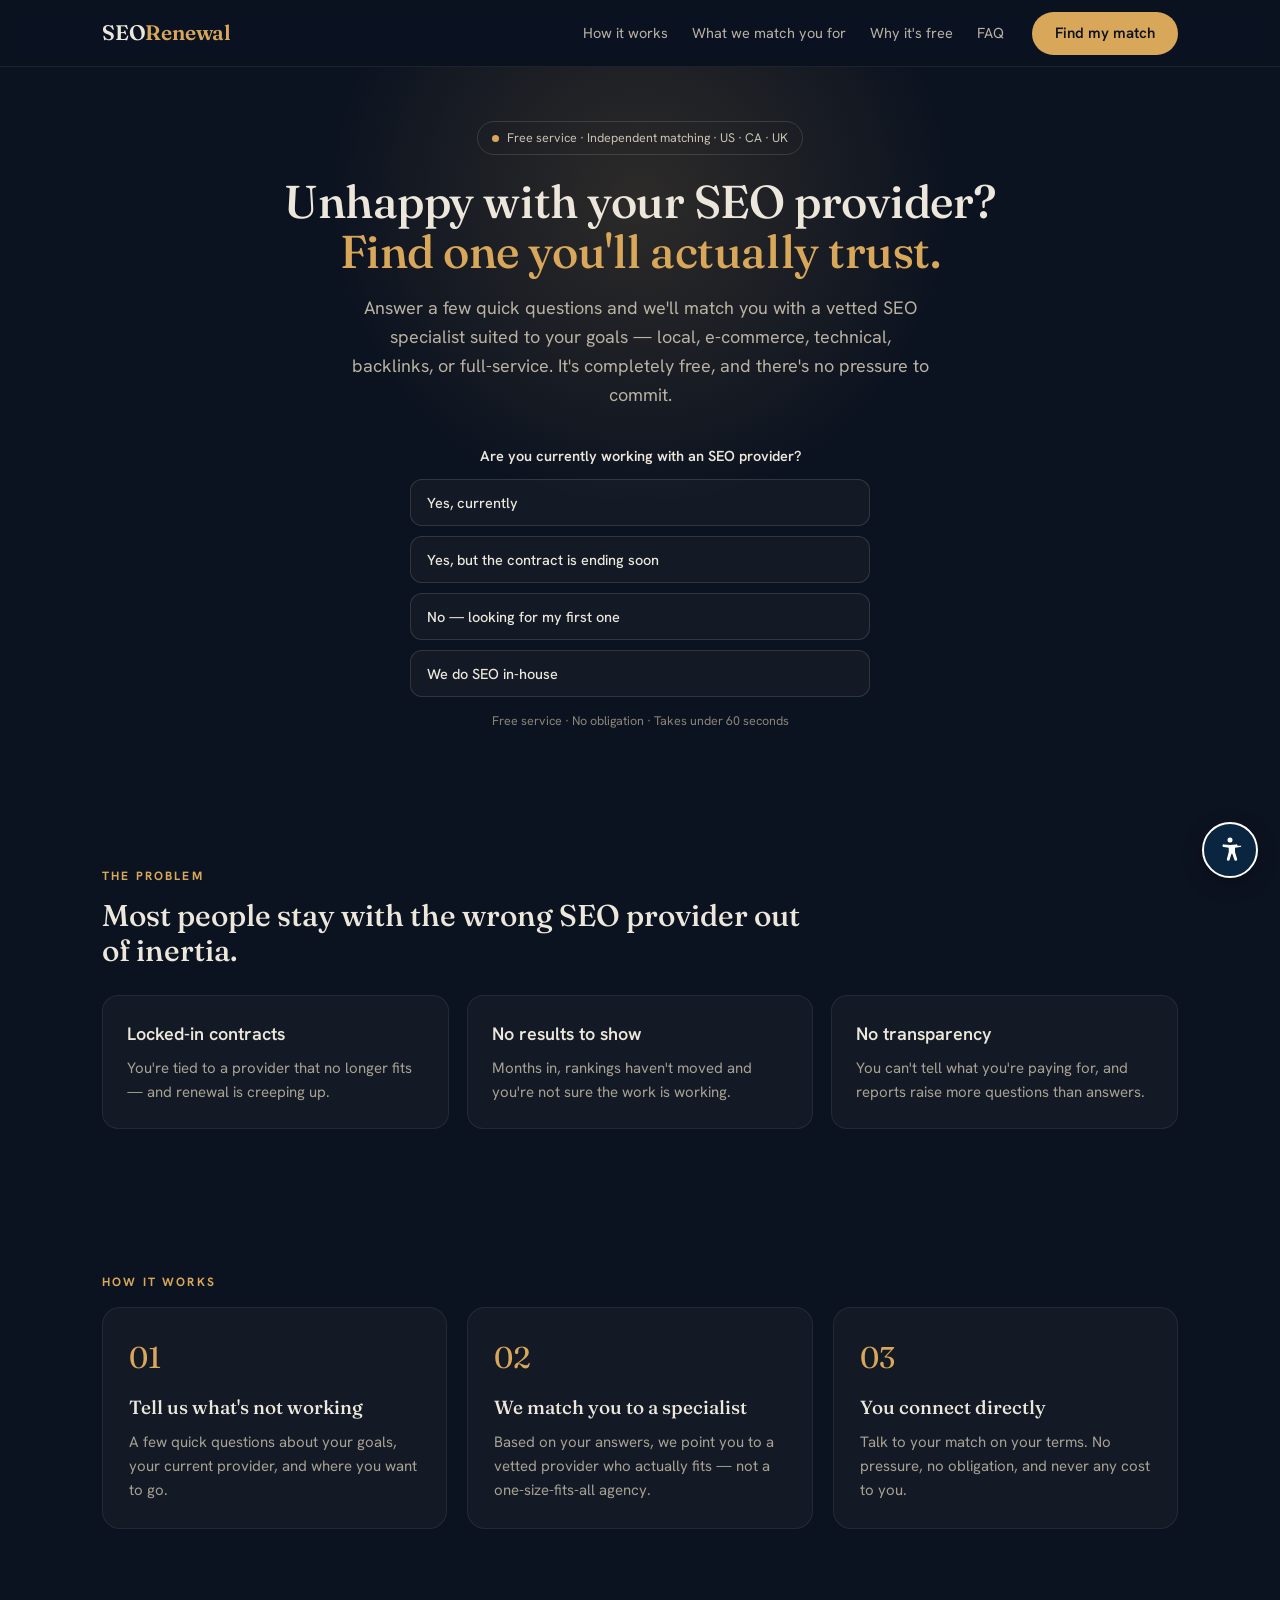
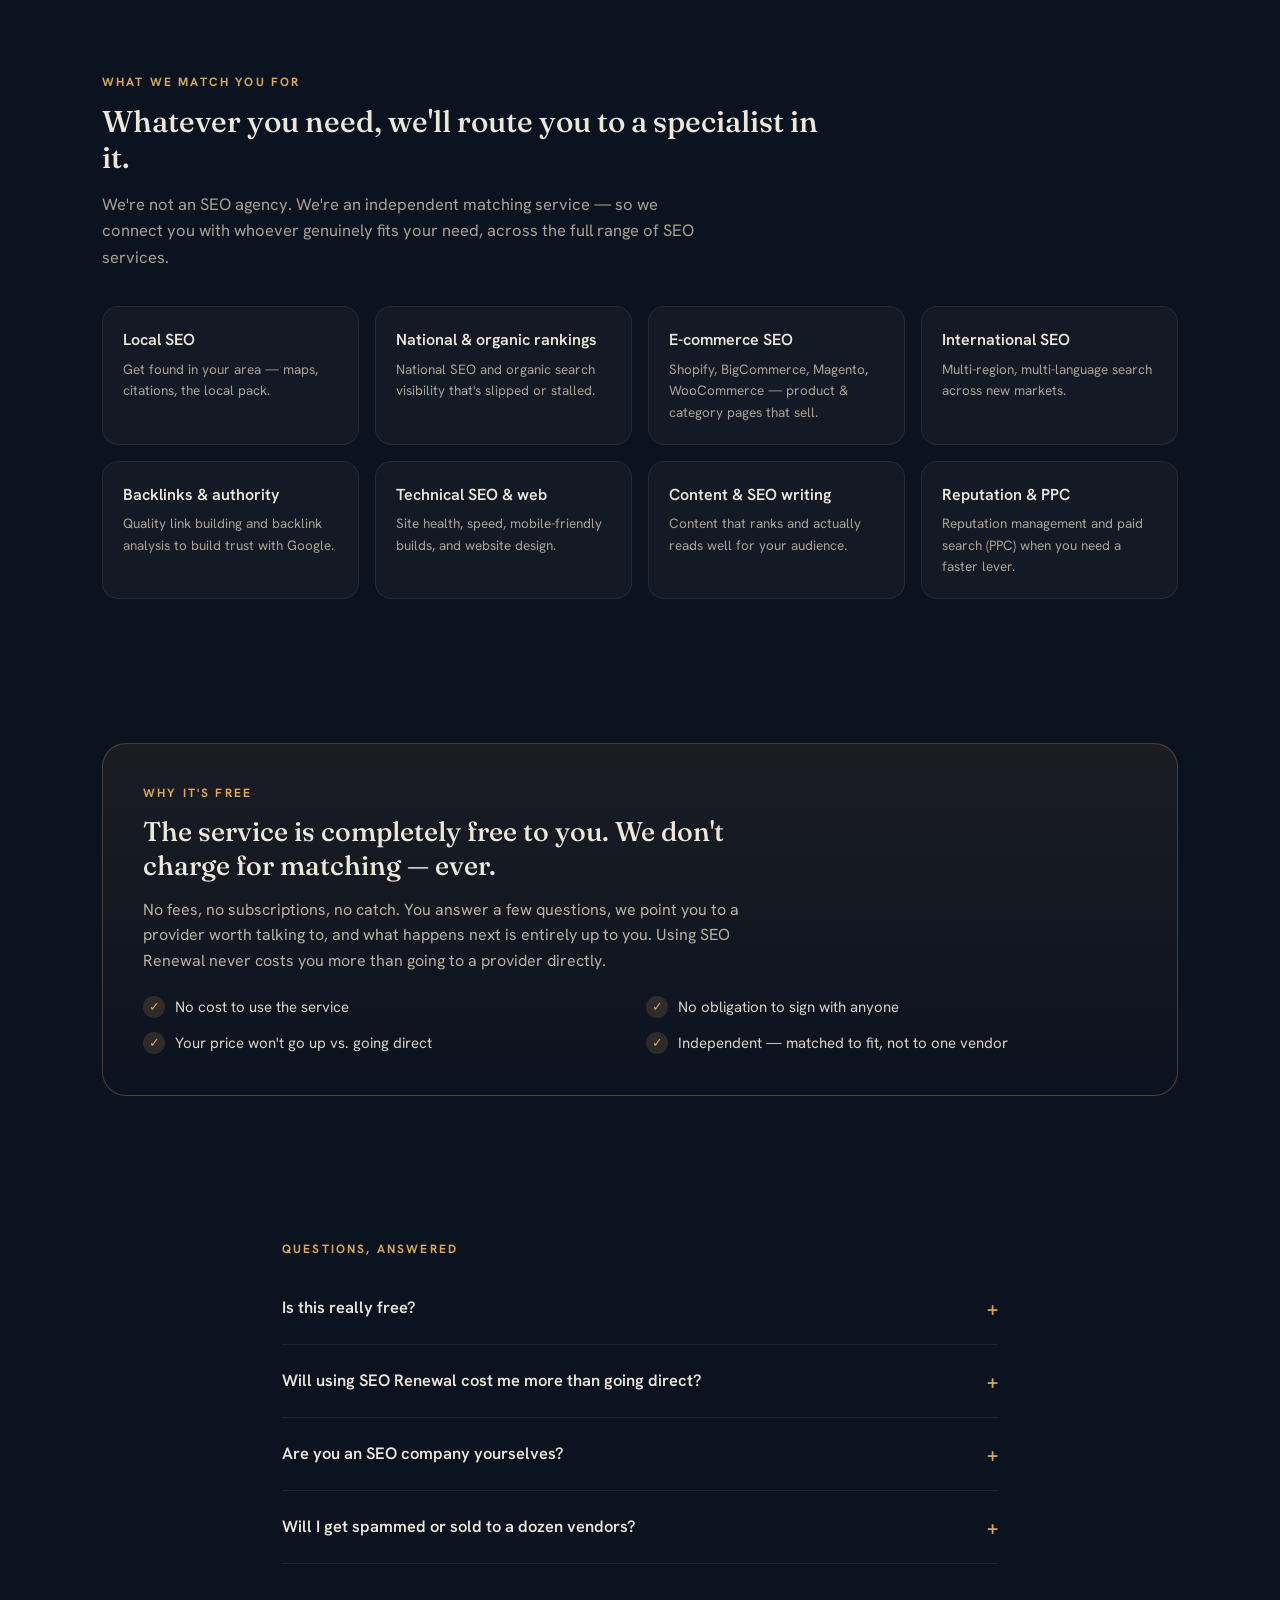
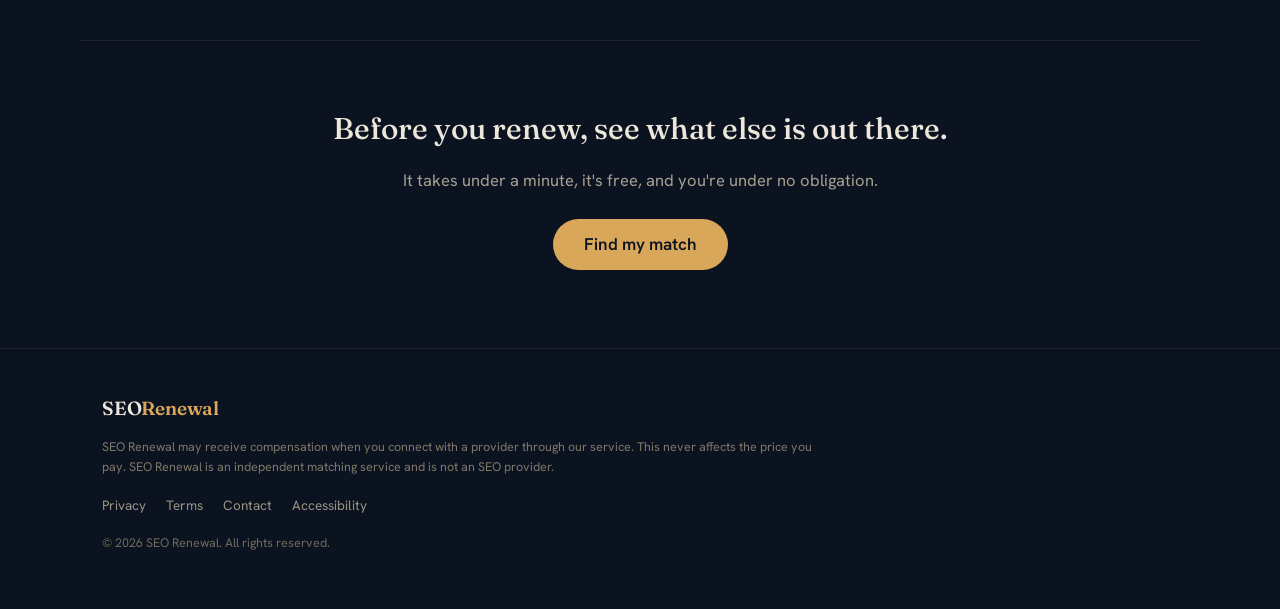
<file: index.html>
<!DOCTYPE html>
<html lang="en">
<head>
  <meta charset="UTF-8" />
  <meta name="viewport" content="width=device-width, initial-scale=1.0" />
  <title>SEO Renewal — Find an SEO provider you'll actually trust</title>
  <meta name="description" content="Unhappy with your SEO provider or up for renewal? SEO Renewal is a free, independent matching service that connects you with a vetted SEO specialist suited to your goals. No cost, no obligation." />
  <link rel="preconnect" href="https://fonts.googleapis.com" />
  <link rel="preconnect" href="https://fonts.gstatic.com" crossorigin />
  <link href="https://fonts.googleapis.com/css2?family=Fraunces:opsz,wght@9..144,400;9..144,500;9..144,600&family=Hanken+Grotesk:wght@400;500;600;700&display=swap" rel="stylesheet" />
  <link rel="stylesheet" href="styles.css" />
  <link rel="stylesheet" href="a11y.css" />
</head>
<body>

  <!-- Hidden Zoho Web-to-Lead form (submitted into hidden iframe by wizard.js) -->
  <iframe name="zoho_target" id="zoho_target" style="display:none" title="Zoho submission target"></iframe>
  <form id="zohoLeadForm" action="https://crm.zoho.com/crm/WebToLeadForm"
        target="zoho_target" method="POST" accept-charset="UTF-8" style="display:none" aria-hidden="true">
    <input type="hidden" name="xnQsjsdp" value="8ccbe35531396c51ab46150e703aa44365abe0ed0d21b9484df2bd5ba11d6d1e" />
    <input type="hidden" name="xmIwtLD" value="c759f69c6d620d22f45589b5fcee9e190592d0accb6e0a7204659278252469b02ef230424f8a33adc305b26284db1758" />
    <input type="hidden" name="actionType" value="TGVhZHM=" />
    <input type="hidden" name="returnURL" value="https://seorenewal.com/thanks.html" />
    <input type="hidden" name="aG9uZXlwb3Q" value="" />
    <input type="hidden" id="z_lastname" name="Last Name" value="" />
    <input type="hidden" id="z_email" name="Email" value="" />
    <input type="hidden" id="z_website" name="Website" value="" />
    <input type="hidden" id="z_company" name="Company" value="" />
    <input type="hidden" name="Lead Source" value="SEORenewal.com" />
    <input type="hidden" id="z_description" name="Description" value="" />
  </form>

  <!-- Header / Nav -->
  <header class="nav" role="banner">
    <div class="container nav__inner">
      <a href="#top" class="brand" aria-label="SEO Renewal home">
        <span class="brand__text">SEO<span class="brand__accent">Renewal</span></span>
      </a>
      <nav class="nav__links" aria-label="Primary" id="primary-nav">
        <a href="#how">How it works</a>
        <a href="#match">What we match you for</a>
        <a href="#free">Why it's free</a>
        <a href="#faq">FAQ</a>
      </nav>
      <button type="button" class="btn btn--gold" data-open-wizard>Find my match</button>
    </div>
  </header>

  <main id="main">

  <!-- Hero -->
  <section class="hero" id="top">
    <div class="hero__glow" aria-hidden="true"></div>
    <div class="container hero__inner">
      <p class="eyebrow"><span class="eyebrow__dot" aria-hidden="true"></span> Free service · Independent matching · US · CA · UK</p>
      <h1 class="hero__title">Unhappy with your SEO provider? <span class="gold">Find one you'll actually trust.</span></h1>
      <p class="hero__sub">Answer a few quick questions and we'll match you with a vetted SEO specialist suited to your goals — local, e-commerce, technical, backlinks, or full-service. It's completely free, and there's no pressure to commit.</p>

      <!-- Embedded first question (the hook) -->
      <div class="hook" aria-label="Start the matching questions">
        <p class="hook__q">Are you currently working with an SEO provider?</p>
        <div class="hook__opts" id="heroOptions">
          <button type="button" class="hook__opt" data-hero="Yes, currently">Yes, currently</button>
          <button type="button" class="hook__opt" data-hero="Yes, but the contract is ending soon">Yes, but the contract is ending soon</button>
          <button type="button" class="hook__opt" data-hero="No — looking for my first one">No — looking for my first one</button>
          <button type="button" class="hook__opt" data-hero="We do SEO in-house">We do SEO in-house</button>
        </div>
        <p class="hook__micro">Free service · No obligation · Takes under 60 seconds</p>
      </div>
    </div>
  </section>

  <!-- The problem -->
  <section class="section" id="problem">
    <div class="container">
      <p class="section__eyebrow">The problem</p>
      <h2 class="section__title">Most people stay with the wrong SEO provider out of inertia.</h2>
      <div class="cards3">
        <div class="card">
          <h3 class="card__title">Locked-in contracts</h3>
          <p class="card__text">You're tied to a provider that no longer fits — and renewal is creeping up.</p>
        </div>
        <div class="card">
          <h3 class="card__title">No results to show</h3>
          <p class="card__text">Months in, rankings haven't moved and you're not sure the work is working.</p>
        </div>
        <div class="card">
          <h3 class="card__title">No transparency</h3>
          <p class="card__text">You can't tell what you're paying for, and reports raise more questions than answers.</p>
        </div>
      </div>
    </div>
  </section>

  <!-- How it works -->
  <section class="section" id="how">
    <div class="container">
      <p class="section__eyebrow">How it works</p>
      <div class="steps">
        <div class="step">
          <span class="step__n">01</span>
          <h3 class="step__t">Tell us what's not working</h3>
          <p class="step__d">A few quick questions about your goals, your current provider, and where you want to go.</p>
        </div>
        <div class="step">
          <span class="step__n">02</span>
          <h3 class="step__t">We match you to a specialist</h3>
          <p class="step__d">Based on your answers, we point you to a vetted provider who actually fits — not a one-size-fits-all agency.</p>
        </div>
        <div class="step">
          <span class="step__n">03</span>
          <h3 class="step__t">You connect directly</h3>
          <p class="step__d">Talk to your match on your terms. No pressure, no obligation, and never any cost to you.</p>
        </div>
      </div>
    </div>
  </section>

  <!-- What we match you for (specialty grid from category list) -->
  <section class="section" id="match">
    <div class="container">
      <p class="section__eyebrow">What we match you for</p>
      <h2 class="section__title">Whatever you need, we'll route you to a specialist in it.</h2>
      <p class="section__lead">We're not an SEO agency. We're an independent matching service — so we connect you with whoever genuinely fits your need, across the full range of SEO services.</p>
      <div class="grid">
        <div class="tile"><h3>Local SEO</h3><p>Get found in your area — maps, citations, the local pack.</p></div>
        <div class="tile"><h3>National &amp; organic rankings</h3><p>National SEO and organic search visibility that's slipped or stalled.</p></div>
        <div class="tile"><h3>E-commerce SEO</h3><p>Shopify, BigCommerce, Magento, WooCommerce — product &amp; category pages that sell.</p></div>
        <div class="tile"><h3>International SEO</h3><p>Multi-region, multi-language search across new markets.</p></div>
        <div class="tile"><h3>Backlinks &amp; authority</h3><p>Quality link building and backlink analysis to build trust with Google.</p></div>
        <div class="tile"><h3>Technical SEO &amp; web</h3><p>Site health, speed, mobile-friendly builds, and website design.</p></div>
        <div class="tile"><h3>Content &amp; SEO writing</h3><p>Content that ranks and actually reads well for your audience.</p></div>
        <div class="tile"><h3>Reputation &amp; PPC</h3><p>Reputation management and paid search (PPC) when you need a faster lever.</p></div>
      </div>
    </div>
  </section>

  <!-- Why it's free -->
  <section class="section" id="free">
    <div class="container">
      <div class="freebox">
        <p class="section__eyebrow">Why it's free</p>
        <h2 class="freebox__title">The service is completely free to you. We don't charge for matching — ever.</h2>
        <p class="freebox__text">No fees, no subscriptions, no catch. You answer a few questions, we point you to a provider worth talking to, and what happens next is entirely up to you. Using SEO Renewal never costs you more than going to a provider directly.</p>
        <div class="freebox__list">
          <p><span class="chk" aria-hidden="true">✓</span> No cost to use the service</p>
          <p><span class="chk" aria-hidden="true">✓</span> No obligation to sign with anyone</p>
          <p><span class="chk" aria-hidden="true">✓</span> Your price won't go up vs. going direct</p>
          <p><span class="chk" aria-hidden="true">✓</span> Independent — matched to fit, not to one vendor</p>
        </div>
      </div>
    </div>
  </section>

  <!-- FAQ -->
  <section class="section" id="faq">
    <div class="container container--narrow">
      <p class="section__eyebrow">Questions, answered</p>
      <details class="faq"><summary>Is this really free?</summary><p>Yes. There's no cost to use SEO Renewal. You're never charged for being matched, and you're never obligated to hire the provider we suggest.</p></details>
      <details class="faq"><summary>Will using SEO Renewal cost me more than going direct?</summary><p>No. The price you'd pay a provider is the same whether you find them through us or on your own. We simply help you find the right fit faster.</p></details>
      <details class="faq"><summary>Are you an SEO company yourselves?</summary><p>No. We're an independent matching service. We don't sell SEO — we connect you with vetted specialists based on what you actually need.</p></details>
      <details class="faq"><summary>Will I get spammed or sold to a dozen vendors?</summary><p>No. We match you thoughtfully and only share your details with the provider that fits. We don't sell your information.</p></details>
    </div>
  </section>

  <!-- Final CTA -->
  <section class="finalcta">
    <div class="container finalcta__inner">
      <h2 class="finalcta__title">Before you renew, see what else is out there.</h2>
      <p class="finalcta__text">It takes under a minute, it's free, and you're under no obligation.</p>
      <button type="button" class="btn btn--gold btn--lg" data-open-wizard>Find my match</button>
    </div>
  </section>

  </main>

  <!-- Footer -->
  <footer class="footer" id="site-footer" role="contentinfo">
    <div class="container">
      <span class="brand brand--sm"><span class="brand__text">SEO<span class="brand__accent">Renewal</span></span></span>
      <p class="footer__disclosure">SEO Renewal may receive compensation when you connect with a provider through our service. This never affects the price you pay. SEO Renewal is an independent matching service and is not an SEO provider.</p>
      <nav class="footer__links" aria-label="Footer">
        <a href="#">Privacy</a>
        <a href="#">Terms</a>
        <a href="#">Contact</a>
        <a href="accessibility.html" data-keep-href="true">Accessibility</a>
      </nav>
      <p class="footer__copy">&copy; <span id="year"></span> SEO Renewal. All rights reserved.</p>
    </div>
  </footer>

  <!-- Wizard mounts here -->
  <div id="wizardRoot"></div>

  <script src="wizard.js"></script>
  <script src="a11y.js"></script>
</body>
</html>
</file>
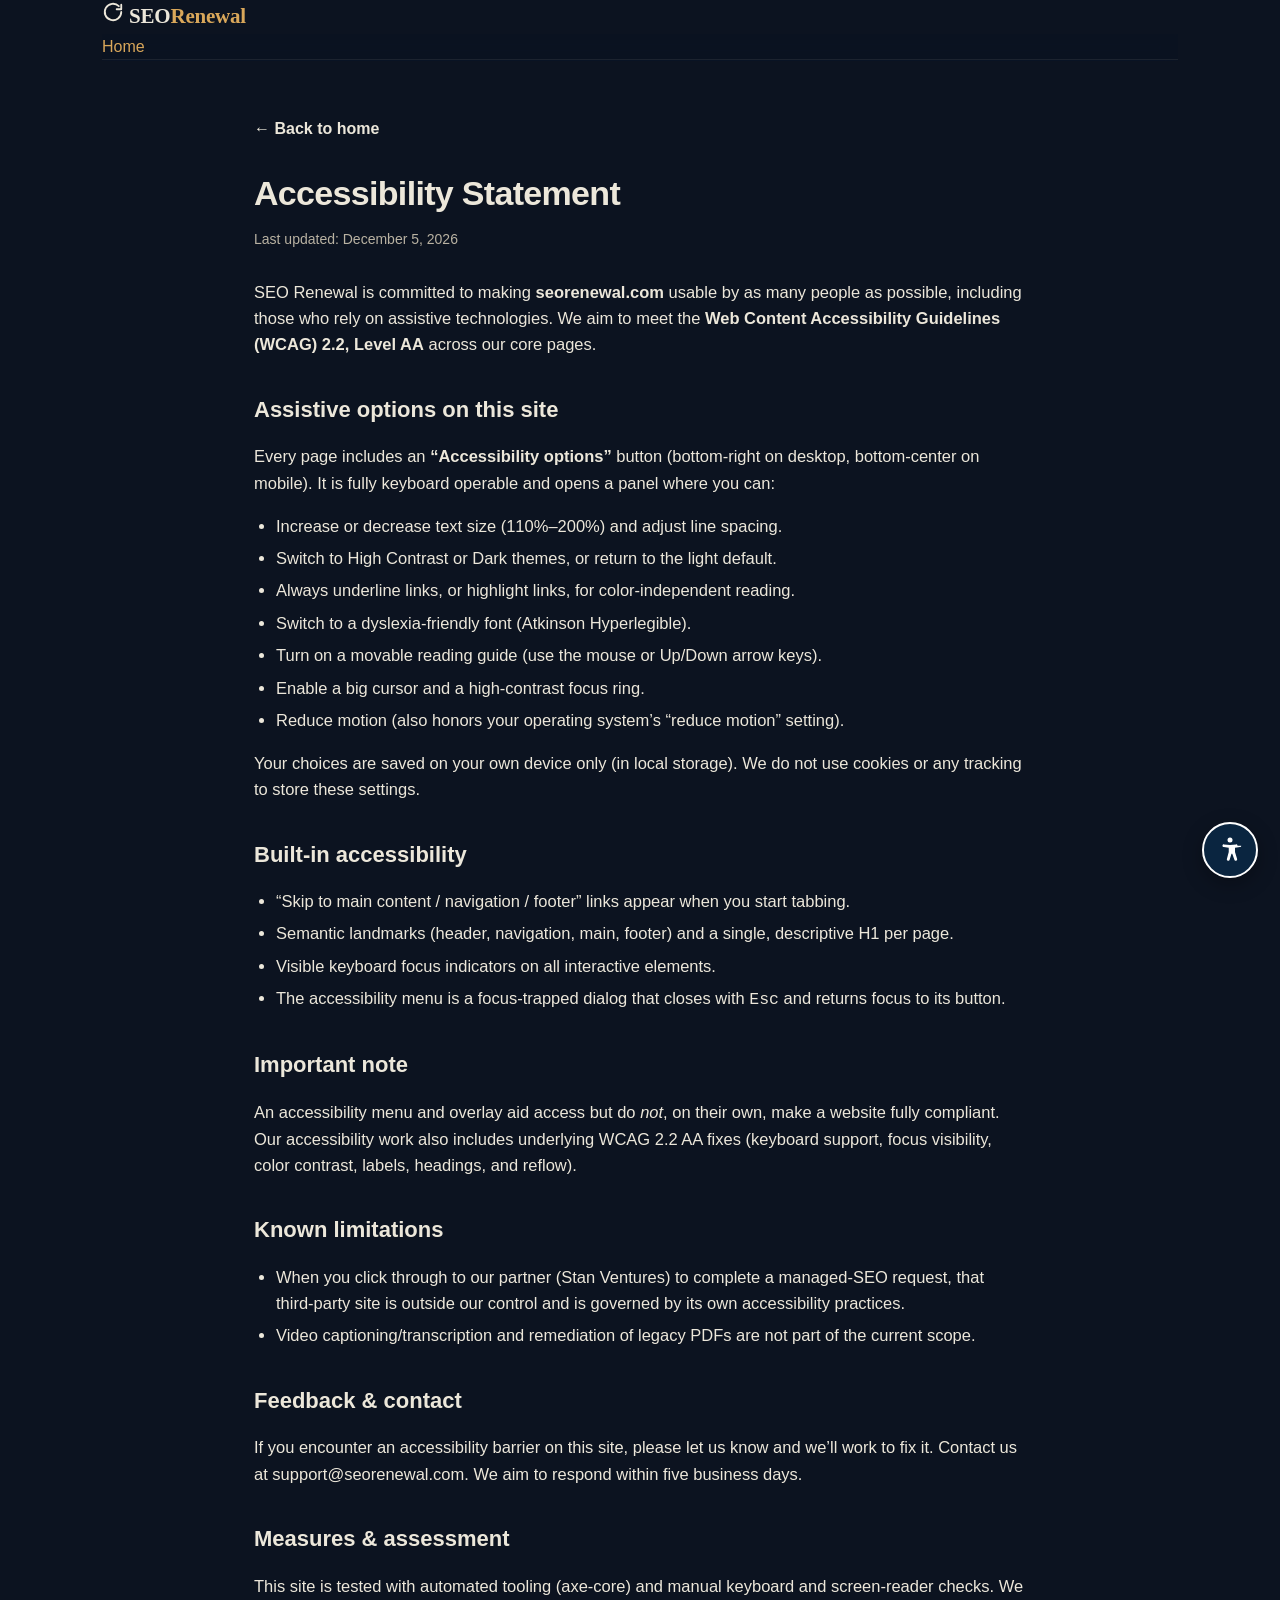
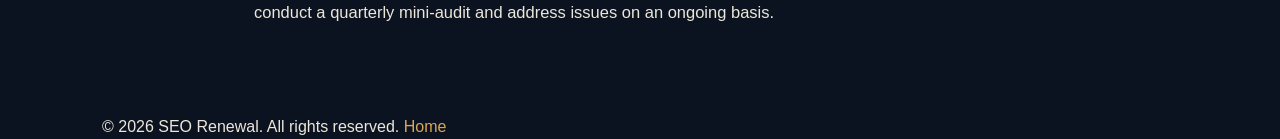
<file: accessibility.html>
<!DOCTYPE html>
<html lang="en">
<head>
  <meta charset="UTF-8" />
  <meta name="viewport" content="width=device-width, initial-scale=1.0" />
  <title>Accessibility Statement — SEO Renewal</title>
  <meta name="description" content="SEO Renewal's accessibility statement: our commitment to WCAG 2.2 Level AA, the assistive options available, known limitations, and how to get help." />
  <link rel="stylesheet" href="styles.css" />
  <link rel="stylesheet" href="a11y.css" />
  <style>
    .doc { max-width: 820px; margin: 0 auto; padding: 56px 24px 72px; }
    .doc h1 { font-size: 34px; color: var(--navy); letter-spacing: -0.02em; margin: 0 0 8px; }
    .doc .updated { color: var(--muted); font-size: 14px; margin: 0 0 28px; }
    .doc h2 { font-size: 22px; color: var(--navy); margin: 34px 0 10px; }
    .doc p, .doc li { color: var(--ink); font-size: 16.5px; }
    .doc ul { padding-left: 22px; }
    .doc li { margin: 6px 0; }
    .doc a { color: var(--navy-600); }
    .doc .back { display: inline-block; margin-bottom: 24px; font-weight: 600; }
  </style>
</head>
<body>

  <!-- Header -->
  <header class="site-header">
    <div class="container site-header__inner">
      <a href="index.html" class="brand" aria-label="SEO Renewal home" data-keep-href="true">
        <span class="brand__mark" aria-hidden="true">
          <svg viewBox="0 0 24 24" width="22" height="22" fill="none" xmlns="http://www.w3.org/2000/svg">
            <path d="M21 12a9 9 0 1 1-2.64-6.36" stroke="currentColor" stroke-width="2" stroke-linecap="round"/>
            <path d="M21 4v5h-5" stroke="currentColor" stroke-width="2" stroke-linecap="round" stroke-linejoin="round"/>
          </svg>
        </span>
        <span class="brand__text">SEO<span class="brand__accent">Renewal</span></span>
      </a>
      <nav class="nav" aria-label="Primary" id="primary-nav">
        <a href="index.html" data-keep-href="true">Home</a>
      </nav>
    </div>
  </header>

  <main id="main">
    <article class="doc">
      <a class="back" href="index.html" data-keep-href="true">← Back to home</a>
      <h1>Accessibility Statement</h1>
      <p class="updated">Last updated: <span id="updated"></span></p>

      <p>SEO Renewal is committed to making <strong>seorenewal.com</strong> usable by as many
      people as possible, including those who rely on assistive technologies. We aim to meet the
      <strong>Web Content Accessibility Guidelines (WCAG) 2.2, Level AA</strong> across our core
      pages.</p>

      <h2>Assistive options on this site</h2>
      <p>Every page includes an <strong>“Accessibility options”</strong> button (bottom-right on
      desktop, bottom-center on mobile). It is fully keyboard operable and opens a panel where you
      can:</p>
      <ul>
        <li>Increase or decrease text size (110%–200%) and adjust line spacing.</li>
        <li>Switch to High Contrast or Dark themes, or return to the light default.</li>
        <li>Always underline links, or highlight links, for color-independent reading.</li>
        <li>Switch to a dyslexia-friendly font (Atkinson Hyperlegible).</li>
        <li>Turn on a movable reading guide (use the mouse or Up/Down arrow keys).</li>
        <li>Enable a big cursor and a high-contrast focus ring.</li>
        <li>Reduce motion (also honors your operating system’s “reduce motion” setting).</li>
      </ul>
      <p>Your choices are saved on your own device only (in local storage). We do not use cookies
      or any tracking to store these settings.</p>

      <h2>Built-in accessibility</h2>
      <ul>
        <li>“Skip to main content / navigation / footer” links appear when you start tabbing.</li>
        <li>Semantic landmarks (header, navigation, main, footer) and a single, descriptive H1 per page.</li>
        <li>Visible keyboard focus indicators on all interactive elements.</li>
        <li>The accessibility menu is a focus-trapped dialog that closes with <kbd>Esc</kbd> and returns focus to its button.</li>
      </ul>

      <h2>Important note</h2>
      <p>An accessibility menu and overlay aid access but do <em>not</em>, on their own, make a
      website fully compliant. Our accessibility work also includes underlying WCAG 2.2 AA fixes
      (keyboard support, focus visibility, color contrast, labels, headings, and reflow).</p>

      <h2>Known limitations</h2>
      <ul>
        <li>When you click through to our partner (Stan Ventures) to complete a managed-SEO
        request, that third-party site is outside our control and is governed by its own
        accessibility practices.</li>
        <li>Video captioning/transcription and remediation of legacy PDFs are not part of the
        current scope.</li>
      </ul>

      <h2>Feedback &amp; contact</h2>
      <p>If you encounter an accessibility barrier on this site, please let us know and we’ll work
      to fix it. Contact us at
      <a href="mailto:support@seorenewal.com" data-keep-href="true">support@seorenewal.com</a>.
      We aim to respond within five business days.</p>

      <h2>Measures &amp; assessment</h2>
      <p>This site is tested with automated tooling (axe-core) and manual keyboard and
      screen-reader checks. We conduct a quarterly mini-audit and address issues on an ongoing
      basis.</p>
    </article>
  </main>

  <footer class="site-footer" id="site-footer">
    <div class="container site-footer__legal" style="border-top:0;">
      <span>&copy; <span id="year"></span> SEO Renewal. All rights reserved.</span>
      <span class="site-footer__legal-links">
        <a href="index.html" data-keep-href="true">Home</a>
      </span>
    </div>
  </footer>

  <script>
    document.getElementById("year").textContent = new Date().getFullYear();
    document.getElementById("updated").textContent =
      new Date().toLocaleDateString("en-US", { year: "numeric", month: "long", day: "numeric" });
  </script>
  <script src="a11y.js"></script>
</body>
</html>
</file>
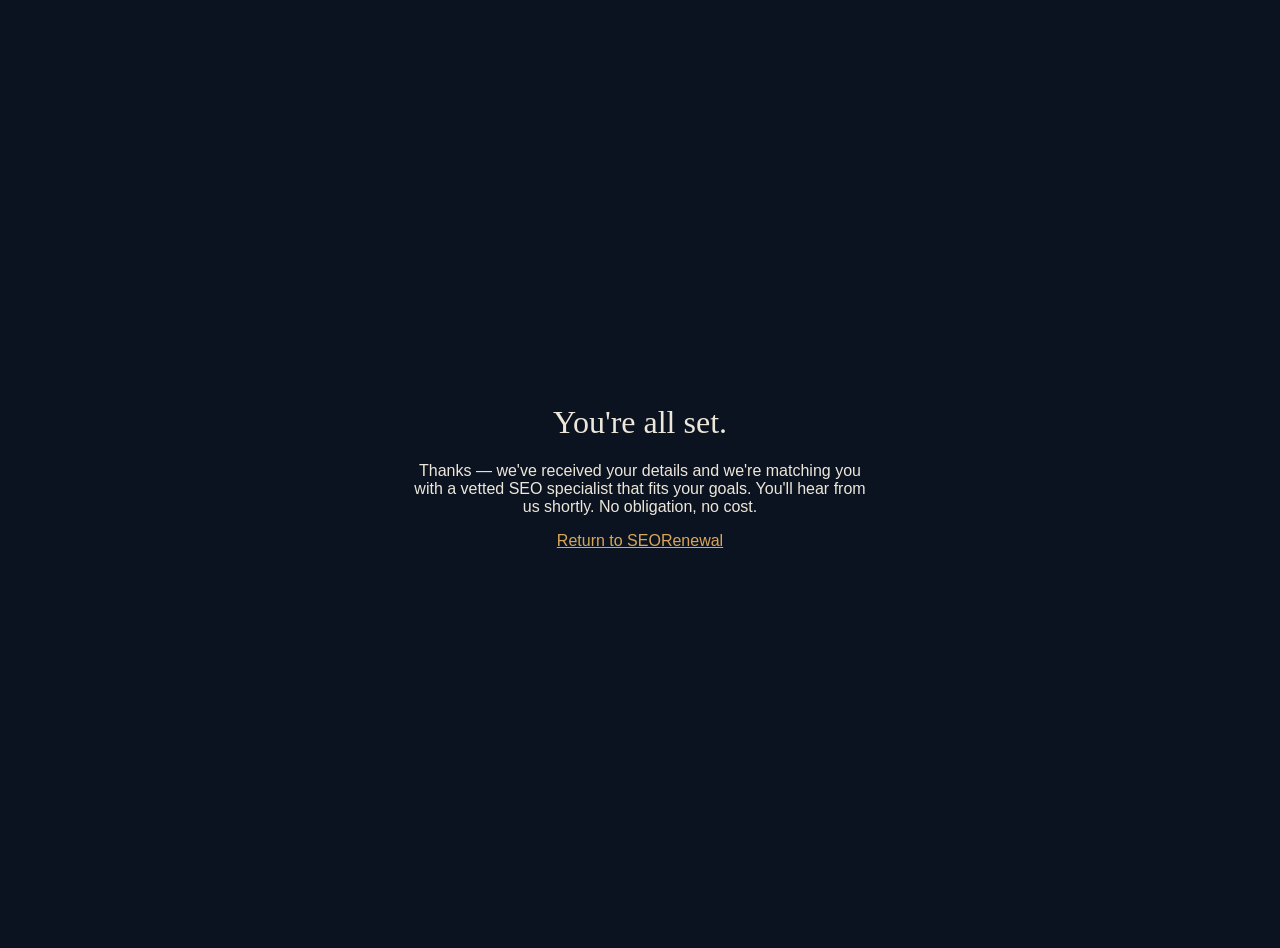
<file: thanks.html>
<!DOCTYPE html>
<html lang="en">
<head>
  <meta charset="UTF-8" />
  <meta name="viewport" content="width=device-width, initial-scale=1.0" />
  <meta name="robots" content="noindex" />
  <title>Thank you — SEO Renewal</title>
  <style>
    body { margin: 0; background: #0C1320; color: #ECE7DA; font-family: -apple-system, BlinkMacSystemFont, "Segoe UI", Roboto, Arial, sans-serif; display: flex; min-height: 100vh; align-items: center; justify-content: center; text-align: center; padding: 24px; }
    .t { max-width: 460px; }
    h1 { font-family: Georgia, serif; font-weight: 500; }
    .g { color: #D9A75A; }
    a { color: #D9A75A; }
  </style>
</head>
<body>
  <div class="t">
    <h1>You're all set.</h1>
    <p>Thanks — we've received your details and we're matching you with a vetted SEO specialist that fits your goals. You'll hear from us shortly. No obligation, no cost.</p>
    <p><a href="/">Return to SEO<span class="g">Renewal</span></a></p>
  </div>
</body>
</html>
</file>
<file: styles.css>
/* ===========================================================
   SEO Renewal — independent matching service
   Premium dark theme: #0C1320 base, #D9A75A gold accent.
   Fraunces (display) + Hanken Grotesk (body).
   =========================================================== */

:root {
  --bg: #0C1320;
  --bg-2: #111a2b;
  --ink: #ECE7DA;
  --muted: #B9B2A2;
  --muted-2: #A8A192;
  --faint: #8B8576;
  --gold: #D9A75A;
  --gold-700: #b8863c;
  --line: rgba(236, 231, 218, 0.14);
  --line-soft: rgba(236, 231, 218, 0.08);
  --panel: rgba(236, 231, 218, 0.03);
  --maxw: 1120px;
  --serif: "Fraunces", Georgia, serif;
  --sans: "Hanken Grotesk", -apple-system, BlinkMacSystemFont, "Segoe UI", Roboto, Arial, sans-serif;
}

* { box-sizing: border-box; }
html { scroll-behavior: smooth; }
body {
  margin: 0;
  background: var(--bg);
  color: var(--ink);
  font-family: var(--sans);
  line-height: 1.6;
  -webkit-font-smoothing: antialiased;
  overflow-x: hidden;
}
.display, .hero__title, .section__title, .freebox__title, .finalcta__title, .step__t { font-family: var(--serif); }
.gold { color: var(--gold); }

.container { width: 100%; max-width: var(--maxw); margin: 0 auto; padding: 0 22px; }
.container--narrow { max-width: 760px; }

a { color: var(--gold); text-decoration: none; }
a:hover { color: #e7bd7a; }

/* ---------- Buttons ---------- */
.btn {
  display: inline-flex; align-items: center; justify-content: center; gap: 8px;
  font-family: var(--sans); font-weight: 600; font-size: 15px; line-height: 1;
  padding: 13px 22px; border-radius: 999px; border: 1px solid transparent; cursor: pointer;
  transition: transform .05s ease, opacity .15s ease, background .15s ease;
}
.btn--gold { background: var(--gold); color: #0C1320; }
.btn--gold:hover { color: #0C1320; opacity: .92; }
.btn--gold:active { transform: translateY(1px); }
.btn--lg { padding: 16px 30px; font-size: 17px; }
.btn--ghost { background: transparent; color: var(--ink); border-color: var(--line); }

/* ---------- Nav ---------- */
.nav {
  position: sticky; top: 0; z-index: 40;
  background: rgba(12, 19, 32, 0.82);
  backdrop-filter: saturate(160%) blur(10px);
  border-bottom: 1px solid var(--line-soft);
}
.nav__inner { display: flex; align-items: center; gap: 22px; height: 66px; }
.brand { font-family: var(--serif); font-weight: 600; font-size: 21px; letter-spacing: -0.01em; color: var(--ink); }
.brand:hover { color: var(--ink); }
.brand__accent { color: var(--gold); }
.brand--sm { font-size: 19px; }
.nav__links { display: flex; gap: 24px; margin-left: auto; font-size: 14.5px; }
.nav__links a { color: var(--muted); }
.nav__links a:hover { color: var(--ink); }
.nav .btn--gold { margin-left: 6px; }

/* ---------- Hero ---------- */
.hero { position: relative; overflow: hidden; }
.hero__glow {
  position: absolute; top: -180px; left: 50%; transform: translateX(-50%);
  width: 620px; height: 620px; border-radius: 50%;
  background: radial-gradient(closest-side, rgba(217,167,90,0.16), transparent);
  pointer-events: none;
}
.hero__inner { position: relative; max-width: 820px; margin: 0 auto; text-align: center; padding: 54px 22px 64px; }
.eyebrow {
  display: inline-flex; align-items: center; gap: 8px; margin: 0 0 22px;
  border: 1px solid var(--line); border-radius: 999px; padding: 6px 14px;
  font-size: 12.5px; color: #C9C2B2;
}
.eyebrow__dot { width: 7px; height: 7px; border-radius: 50%; background: var(--gold); }
.hero__title { margin: 0 0 18px; font-size: 46px; line-height: 1.08; font-weight: 500; letter-spacing: -0.01em; }
.hero__sub { margin: 0 auto 34px; max-width: 580px; font-size: 18px; color: var(--muted); }

/* Hook (embedded first question) */
.hook { max-width: 460px; margin: 0 auto; text-align: left; }
.hook__q { margin: 0 0 12px; text-align: center; font-weight: 600; font-size: 14.5px; color: var(--ink); }
.hook__opts { display: grid; gap: 10px; }
.hook__opt {
  display: flex; align-items: center; justify-content: space-between;
  width: 100%; text-align: left; cursor: pointer;
  border: 1px solid var(--line); background: var(--panel); color: var(--ink);
  border-radius: 12px; padding: 13px 16px; font-family: var(--sans); font-size: 14.5px; font-weight: 500;
  transition: border-color .15s ease, transform .08s ease;
}
.hook__opt:hover { border-color: var(--gold); transform: translateY(-1px); }
.hook__opt::after { content: "→"; color: var(--gold); opacity: 0; transition: opacity .15s ease; }
.hook__opt:hover::after { opacity: 1; }
.hook__micro { margin: 14px 0 0; text-align: center; font-size: 12.5px; color: var(--faint); }

/* ---------- Sections ---------- */
.section { padding: 72px 0; }
.section__eyebrow { margin: 0 0 12px; font-size: 12px; font-weight: 700; letter-spacing: 0.18em; text-transform: uppercase; color: var(--gold); }
.section__title { margin: 0 0 16px; font-size: 30px; line-height: 1.18; font-weight: 500; max-width: 720px; }
.section__lead { margin: 0 0 36px; font-size: 16.5px; color: var(--muted-2); max-width: 620px; }

/* problem cards */
.cards3 { display: grid; grid-template-columns: repeat(3, 1fr); gap: 18px; margin-top: 26px; }
.card { border: 1px solid var(--line-soft); background: var(--panel); border-radius: 16px; padding: 24px; }
.card__title { margin: 0 0 8px; font-size: 18px; font-weight: 600; }
.card__text { margin: 0; color: var(--muted-2); font-size: 15px; }

/* steps */
.steps { display: grid; grid-template-columns: repeat(3, 1fr); gap: 20px; margin-top: 14px; }
.step { border: 1px solid var(--line-soft); background: var(--panel); border-radius: 18px; padding: 26px; }
.step__n { font-family: var(--serif); font-size: 30px; color: var(--gold); }
.step__t { margin: 10px 0 8px; font-size: 19px; font-weight: 500; }
.step__d { margin: 0; color: var(--muted-2); font-size: 15px; }

/* specialty grid */
.grid { display: grid; grid-template-columns: repeat(4, 1fr); gap: 16px; }
.tile { border: 1px solid var(--line-soft); border-radius: 16px; padding: 20px; background: var(--panel); }
.tile h3 { margin: 0 0 6px; font-size: 16px; font-weight: 600; color: var(--ink); }
.tile p { margin: 0; font-size: 13.5px; color: var(--muted-2); }

/* why free */
.freebox { border: 1px solid rgba(217,167,90,0.28); border-radius: 24px; padding: 40px; background: linear-gradient(180deg, rgba(217,167,90,0.07), transparent); }
.freebox__title { margin: 12px 0 14px; font-size: 27px; font-weight: 500; max-width: 640px; line-height: 1.25; }
.freebox__text { margin: 0 0 22px; color: var(--muted); max-width: 640px; font-size: 16px; }
.freebox__list { display: grid; grid-template-columns: 1fr 1fr; gap: 12px; }
.freebox__list p { margin: 0; display: flex; align-items: center; gap: 10px; color: #D8D2C4; font-size: 15px; }
.chk { display: inline-flex; align-items: center; justify-content: center; width: 22px; height: 22px; border-radius: 50%; background: rgba(217,167,90,0.16); color: var(--gold); font-size: 13px; flex: none; }

/* FAQ */
.faq { border-bottom: 1px solid var(--line-soft); padding: 4px 0; }
.faq summary { cursor: pointer; list-style: none; padding: 16px 0; font-weight: 600; font-size: 16.5px; display: flex; justify-content: space-between; align-items: center; }
.faq summary::-webkit-details-marker { display: none; }
.faq summary::after { content: "+"; color: var(--gold); font-size: 20px; }
.faq[open] summary::after { content: "–"; }
.faq p { margin: 0 0 16px; color: var(--muted-2); font-size: 15px; }

/* final cta */
.finalcta { padding: 4px 0 78px; }
.finalcta__inner { text-align: center; border-top: 1px solid var(--line-soft); padding-top: 64px; }
.finalcta__title { margin: 0 0 14px; font-size: 30px; font-weight: 500; }
.finalcta__text { margin: 0 0 26px; color: var(--muted-2); font-size: 16.5px; }

/* footer */
.footer { border-top: 1px solid var(--line-soft); padding: 44px 0 56px; }
.footer__disclosure { margin: 14px 0 0; max-width: 720px; font-size: 12.5px; line-height: 1.6; color: #7E7868; }
.footer__links { display: flex; flex-wrap: wrap; gap: 20px; margin: 18px 0 0; font-size: 13.5px; }
.footer__links a { color: #9A9484; }
.footer__links a:hover { color: var(--ink); }
.footer__copy { margin: 16px 0 0; font-size: 12.5px; color: #6f6a5d; }

/* ===========================================================
   WIZARD (full-screen overlay)
   =========================================================== */
.wz { position: fixed; inset: 0; z-index: 1000; background: var(--bg); display: flex; flex-direction: column; }
.wz[hidden] { display: none; }
.wz__bar { display: flex; align-items: center; justify-content: space-between; padding: 16px 20px; }
.wz__back, .wz__close { background: transparent; border: 0; color: var(--muted); cursor: pointer; font-family: var(--sans); font-size: 14px; display: inline-flex; align-items: center; gap: 6px; padding: 6px; }
.wz__back:disabled { opacity: .3; cursor: default; }
.wz__brand { font-family: var(--serif); font-weight: 600; font-size: 16px; color: var(--ink); }
.wz__progress { height: 3px; background: rgba(236,231,218,0.08); }
.wz__progress > i { display: block; height: 100%; background: var(--gold); transition: width .3s ease; }
.wz__body { flex: 1; overflow-y: auto; display: flex; align-items: center; justify-content: center; padding: 28px 20px; }
.wz__card { width: 100%; max-width: 460px; animation: wzIn .35s cubic-bezier(.2,.7,.2,1) both; }
@keyframes wzIn { from { opacity: 0; transform: translateX(22px); } to { opacity: 1; transform: none; } }
.wz__step { font-size: 12px; font-weight: 700; letter-spacing: 0.18em; text-transform: uppercase; color: var(--faint); margin: 0 0 12px; }
.wz__q { font-family: var(--serif); font-size: 25px; font-weight: 500; line-height: 1.25; margin: 0 0 6px; }
.wz__hint { margin: 0 0 16px; color: var(--faint); font-size: 14px; }
.wz__opts { display: grid; gap: 10px; margin-top: 18px; }
.wz__opt {
  display: flex; align-items: center; justify-content: space-between; gap: 10px;
  width: 100%; text-align: left; cursor: pointer;
  border: 1px solid var(--line); background: var(--panel); color: var(--ink);
  border-radius: 12px; padding: 14px 16px; font-family: var(--sans); font-size: 15px; font-weight: 500;
  transition: border-color .12s ease, background .12s ease;
}
.wz__opt:hover { border-color: var(--gold); }
.wz__opt[aria-pressed="true"], .wz__opt.is-active { border-color: var(--gold); background: rgba(217,167,90,0.10); }
.wz__check { width: 18px; height: 18px; border-radius: 5px; border: 1px solid rgba(236,231,218,0.3); display: inline-flex; align-items: center; justify-content: center; font-size: 12px; color: #0C1320; flex: none; }
.wz__opt[aria-pressed="true"] .wz__check { background: var(--gold); border-color: var(--gold); }
.wz__input { width: 100%; border: 1px solid rgba(236,231,218,0.2); background: transparent; color: var(--ink); border-radius: 12px; padding: 14px 16px; font-family: var(--sans); font-size: 16px; margin-top: 16px; }
.wz__input:focus { outline: none; border-color: var(--gold); }
.wz__continue { margin-top: 18px; }
.wz__continue:disabled { opacity: .4; cursor: default; }
.wz__fields { display: grid; gap: 12px; margin-top: 16px; }
.wz__legal { margin: 14px 0 0; text-align: center; font-size: 12px; color: var(--faint); }
/* completion */
.wz__done { text-align: center; max-width: 440px; animation: wzIn .4s both; }
.wz__doneicon { width: 56px; height: 56px; border-radius: 50%; background: rgba(217,167,90,0.16); color: var(--gold); display: inline-flex; align-items: center; justify-content: center; font-size: 26px; margin: 0 auto 18px; }
.wz__donetitle { font-family: var(--serif); font-size: 26px; font-weight: 500; margin: 0 0 12px; }
.wz__donetext { color: var(--muted-2); font-size: 15px; margin: 0 0 22px; }

/* ===========================================================
   Responsive
   =========================================================== */
@media (max-width: 900px) {
  .cards3, .steps { grid-template-columns: 1fr; }
  .grid { grid-template-columns: repeat(2, 1fr); }
  .nav__links { display: none; }
  .hero__title { font-size: 36px; }
}
@media (max-width: 560px) {
  .grid { grid-template-columns: 1fr; }
  .freebox__list { grid-template-columns: 1fr; }
  .freebox { padding: 26px; }
  .hero__title { font-size: 30px; }
  .section__title, .freebox__title, .finalcta__title { font-size: 25px; }
  .nav .btn--gold { display: none; }
}
</file>
<file: a11y.css>
/* ===========================================================
   SEO Renewal — Accessibility toolkit
   Token classes applied to <html> (data attrs / classes) by a11y.js.
   Plus skip links, focus rings, reading guide, and the menu UI.
   =========================================================== */

/* ---------- Skip links (visible on focus, first tabbable) ---------- */
.a11y-skip-links {
  position: absolute;
  top: 0;
  left: 0;
  z-index: 2000;
}
.a11y-skip-links a {
  position: absolute;
  left: -9999px;
  top: 0;
  background: #0a2540;
  color: #fff;
  padding: 12px 18px;
  border-radius: 0 0 8px 0;
  font: 600 15px/1 -apple-system, BlinkMacSystemFont, "Segoe UI", Roboto, Arial, sans-serif;
  text-decoration: none;
}
.a11y-skip-links a:focus {
  left: 0;
  outline: 3px solid #f2682b;
  outline-offset: 2px;
}

/* ===========================================================
   TEXT SIZE TOKENS  (scale base font on <html>)
   =========================================================== */
html.a11y-text-110 { font-size: 110%; }
html.a11y-text-125 { font-size: 125%; }
html.a11y-text-150 { font-size: 150%; }
html.a11y-text-175 { font-size: 175%; }
html.a11y-text-200 { font-size: 200%; }

/* ===========================================================
   LINE SPACING TOKENS
   =========================================================== */
html.a11y-line-120 body { line-height: 1.8 !important; }
html.a11y-line-140 body { line-height: 2.1 !important; }
html.a11y-line-120 p,
html.a11y-line-120 li,
html.a11y-line-120 label { line-height: 1.8 !important; }
html.a11y-line-140 p,
html.a11y-line-140 li,
html.a11y-line-140 label { line-height: 2.1 !important; }

/* ===========================================================
   CONTRAST THEMES
   =========================================================== */
/* High contrast — WCAG AAA-leaning black/white/yellow */
html.a11y-contrast-high body { background: #000 !important; color: #fff !important; }
html.a11y-contrast-high .utility-bar,
html.a11y-contrast-high .site-header,
html.a11y-contrast-high .hero,
html.a11y-contrast-high .section,
html.a11y-contrast-high .section--alt,
html.a11y-contrast-high .credstrip,
html.a11y-contrast-high .statband,
html.a11y-contrast-high .finalcta,
html.a11y-contrast-high .site-footer,
html.a11y-contrast-high .review-card,
html.a11y-contrast-high .step,
html.a11y-contrast-high .card,
html.a11y-contrast-high .faq,
html.a11y-contrast-high .whatyouget__panel {
  background: #000 !important;
  color: #fff !important;
  border-color: #fff !important;
}
html.a11y-contrast-high h1,
html.a11y-contrast-high h2,
html.a11y-contrast-high h3,
html.a11y-contrast-high p,
html.a11y-contrast-high span,
html.a11y-contrast-high li,
html.a11y-contrast-high label,
html.a11y-contrast-high .hero__headline,
html.a11y-contrast-high .section__title { color: #fff !important; }
html.a11y-contrast-high a { color: #ffff00 !important; }
html.a11y-contrast-high .btn--primary {
  background: #ffff00 !important;
  color: #000 !important;
  border: 2px solid #fff !important;
  box-shadow: none !important;
}
html.a11y-contrast-high .field input {
  background: #000 !important;
  color: #fff !important;
  border: 2px solid #fff !important;
}

/* Dark mode */
html.a11y-dark body { background: #0e1621 !important; color: #e6edf3 !important; }
html.a11y-dark .site-header,
html.a11y-dark .credstrip { background: #0e1621 !important; border-color: #243140 !important; }
html.a11y-dark .hero { background: #0e1621 !important; }
html.a11y-dark .section--alt,
html.a11y-dark .review-card,
html.a11y-dark .step,
html.a11y-dark .card,
html.a11y-dark .faq { background: #16212e !important; border-color: #243140 !important; }
html.a11y-dark h1, html.a11y-dark h2, html.a11y-dark h3,
html.a11y-dark .hero__headline, html.a11y-dark .section__title,
html.a11y-dark .review-card__title,
html.a11y-dark .step__title, html.a11y-dark .card__title { color: #f3f7fb !important; }
html.a11y-dark p, html.a11y-dark li, html.a11y-dark label, html.a11y-dark .nav a { color: #c3ced9 !important; }
html.a11y-dark .field input { background: #0e1621 !important; color: #e6edf3 !important; border-color: #2c3b4c !important; }

/* ===========================================================
   LINKS — color independence
   =========================================================== */
html.a11y-underline-links a:not(.btn) { text-decoration: underline !important; text-underline-offset: 2px; }
html.a11y-highlight-links a:not(.btn) {
  background: #fff3a0 !important;
  color: #1a2533 !important;
  padding: 0 2px;
  border-radius: 2px;
}

/* ===========================================================
   DYSLEXIA-FRIENDLY FONT (Atkinson Hyperlegible, loaded by a11y.js)
   =========================================================== */
html.a11y-dyslexia body,
html.a11y-dyslexia p,
html.a11y-dyslexia li,
html.a11y-dyslexia label,
html.a11y-dyslexia input,
html.a11y-dyslexia button,
html.a11y-dyslexia h1,
html.a11y-dyslexia h2,
html.a11y-dyslexia h3 {
  font-family: "Atkinson Hyperlegible", Verdana, Tahoma, sans-serif !important;
  letter-spacing: 0.01em;
}

/* ===========================================================
   BIG CURSOR
   =========================================================== */
html.a11y-big-cursor,
html.a11y-big-cursor * {
  cursor: url("data:image/svg+xml,%3Csvg xmlns='http://www.w3.org/2000/svg' width='48' height='48' viewBox='0 0 24 24'%3E%3Cpath d='M4 2 L4 30 L11 23 L15 31 L19 29 L15 21 L24 21 Z' fill='black' stroke='white' stroke-width='1.5'/%3E%3C/svg%3E") 4 2, auto !important;
}

/* ===========================================================
   ALWAYS-VISIBLE HIGH-CONTRAST FOCUS RING
   (base focus-visible is always on; this strengthens it)
   =========================================================== */
a:focus-visible,
button:focus-visible,
input:focus-visible,
select:focus-visible,
textarea:focus-visible,
summary:focus-visible,
[tabindex]:focus-visible {
  outline: 3px solid #1f6feb;
  outline-offset: 2px;
  border-radius: 3px;
}
html.a11y-focus-ring a:focus,
html.a11y-focus-ring button:focus,
html.a11y-focus-ring input:focus,
html.a11y-focus-ring select:focus,
html.a11y-focus-ring textarea:focus,
html.a11y-focus-ring summary:focus,
html.a11y-focus-ring [tabindex]:focus {
  outline: 4px solid #ff7a00 !important;
  outline-offset: 3px !important;
  box-shadow: 0 0 0 2px #000 !important;
}

/* ===========================================================
   REDUCE MOTION
   =========================================================== */
html.a11y-reduce-motion *,
html.a11y-reduce-motion *::before,
html.a11y-reduce-motion *::after {
  animation-duration: 0.001ms !important;
  animation-iteration-count: 1 !important;
  transition-duration: 0.001ms !important;
  scroll-behavior: auto !important;
}
@media (prefers-reduced-motion: reduce) {
  html:not(.a11y-motion-allow) *,
  html:not(.a11y-motion-allow) *::before,
  html:not(.a11y-motion-allow) *::after {
    animation-duration: 0.001ms !important;
    transition-duration: 0.001ms !important;
    scroll-behavior: auto !important;
  }
}

/* ===========================================================
   READING GUIDE (horizontal ruler overlay)
   =========================================================== */
.a11y-reading-guide {
  position: fixed;
  left: 0;
  right: 0;
  height: 40px;
  background: rgba(10, 37, 64, 0.18);
  border-top: 2px solid rgba(10, 37, 64, 0.85);
  border-bottom: 2px solid rgba(10, 37, 64, 0.85);
  pointer-events: none;
  z-index: 1900;
  display: none;
}
html.a11y-reading-guide-on .a11y-reading-guide { display: block; }

/* ===========================================================
   ACCESSIBILITY LAUNCHER BUTTON + PANEL
   =========================================================== */
.a11y-launcher {
  position: fixed;
  bottom: 22px;
  right: 22px;
  z-index: 1950;
  width: 56px;
  height: 56px;
  border-radius: 50%;
  background: #0a2540;
  color: #fff;
  border: 2px solid #fff;
  box-shadow: 0 6px 20px rgba(0, 0, 0, 0.3);
  cursor: pointer;
  display: inline-flex;
  align-items: center;
  justify-content: center;
}
.a11y-launcher:hover { background: #11355f; }
.a11y-launcher svg { width: 30px; height: 30px; }

.a11y-panel {
  position: fixed;
  bottom: 90px;
  right: 22px;
  z-index: 1960;
  width: 340px;
  max-width: calc(100vw - 24px);
  max-height: 78vh;
  overflow-y: auto;
  background: #fff;
  color: #1a2533;
  border: 1px solid #d6dee7;
  border-radius: 14px;
  box-shadow: 0 18px 50px rgba(0, 0, 0, 0.28);
  padding: 18px 18px 22px;
  font: 15px/1.5 -apple-system, BlinkMacSystemFont, "Segoe UI", Roboto, Arial, sans-serif;
}
.a11y-panel[hidden] { display: none; }
.a11y-panel__head {
  display: flex;
  align-items: center;
  justify-content: space-between;
  margin-bottom: 8px;
}
.a11y-panel__title { margin: 0; font-size: 17px; font-weight: 800; color: #0a2540; }
.a11y-panel__close {
  background: transparent;
  border: 1px solid #d6dee7;
  border-radius: 8px;
  width: 32px; height: 32px;
  font-size: 18px; line-height: 1;
  cursor: pointer;
  color: #1a2533;
}
.a11y-group { border-top: 1px solid #eef2f6; padding: 12px 0 4px; }
.a11y-group:first-of-type { border-top: 0; }
.a11y-group__label {
  font-size: 12px; font-weight: 700; text-transform: uppercase;
  letter-spacing: 0.06em; color: #5b6b7e; margin: 0 0 8px;
}
.a11y-row { display: flex; align-items: center; justify-content: space-between; gap: 10px; margin: 8px 0; }
.a11y-row span { flex: 1; }
.a11y-btns { display: inline-flex; gap: 6px; }
.a11y-btn {
  border: 1px solid #c0c9d4;
  background: #f5f8fb;
  color: #1a2533;
  border-radius: 8px;
  padding: 6px 11px;
  font-size: 14px;
  font-weight: 600;
  cursor: pointer;
  min-width: 36px;
}
.a11y-btn[aria-pressed="true"] { background: #f2682b; border-color: #f2682b; color: #fff; }
.a11y-btn:hover { border-color: #0a2540; }
.a11y-reset {
  margin-top: 14px;
  width: 100%;
  border: 1px solid #c0c9d4;
  background: #fff;
  color: #0a2540;
  border-radius: 8px;
  padding: 9px;
  font-weight: 700;
  cursor: pointer;
}
.a11y-note { margin: 12px 0 0; font-size: 12px; color: #5b6b7e; }

/* Mobile: bottom-center launcher */
@media (max-width: 600px) {
  .a11y-launcher { right: 50%; transform: translateX(50%); bottom: 16px; }
  .a11y-panel { right: 50%; transform: translateX(50%); bottom: 80px; }
}

/* When motion override is on, ignore the prefers-reduced-motion suppression */
html.a11y-motion-allow * { animation-play-state: running !important; }
</file>
